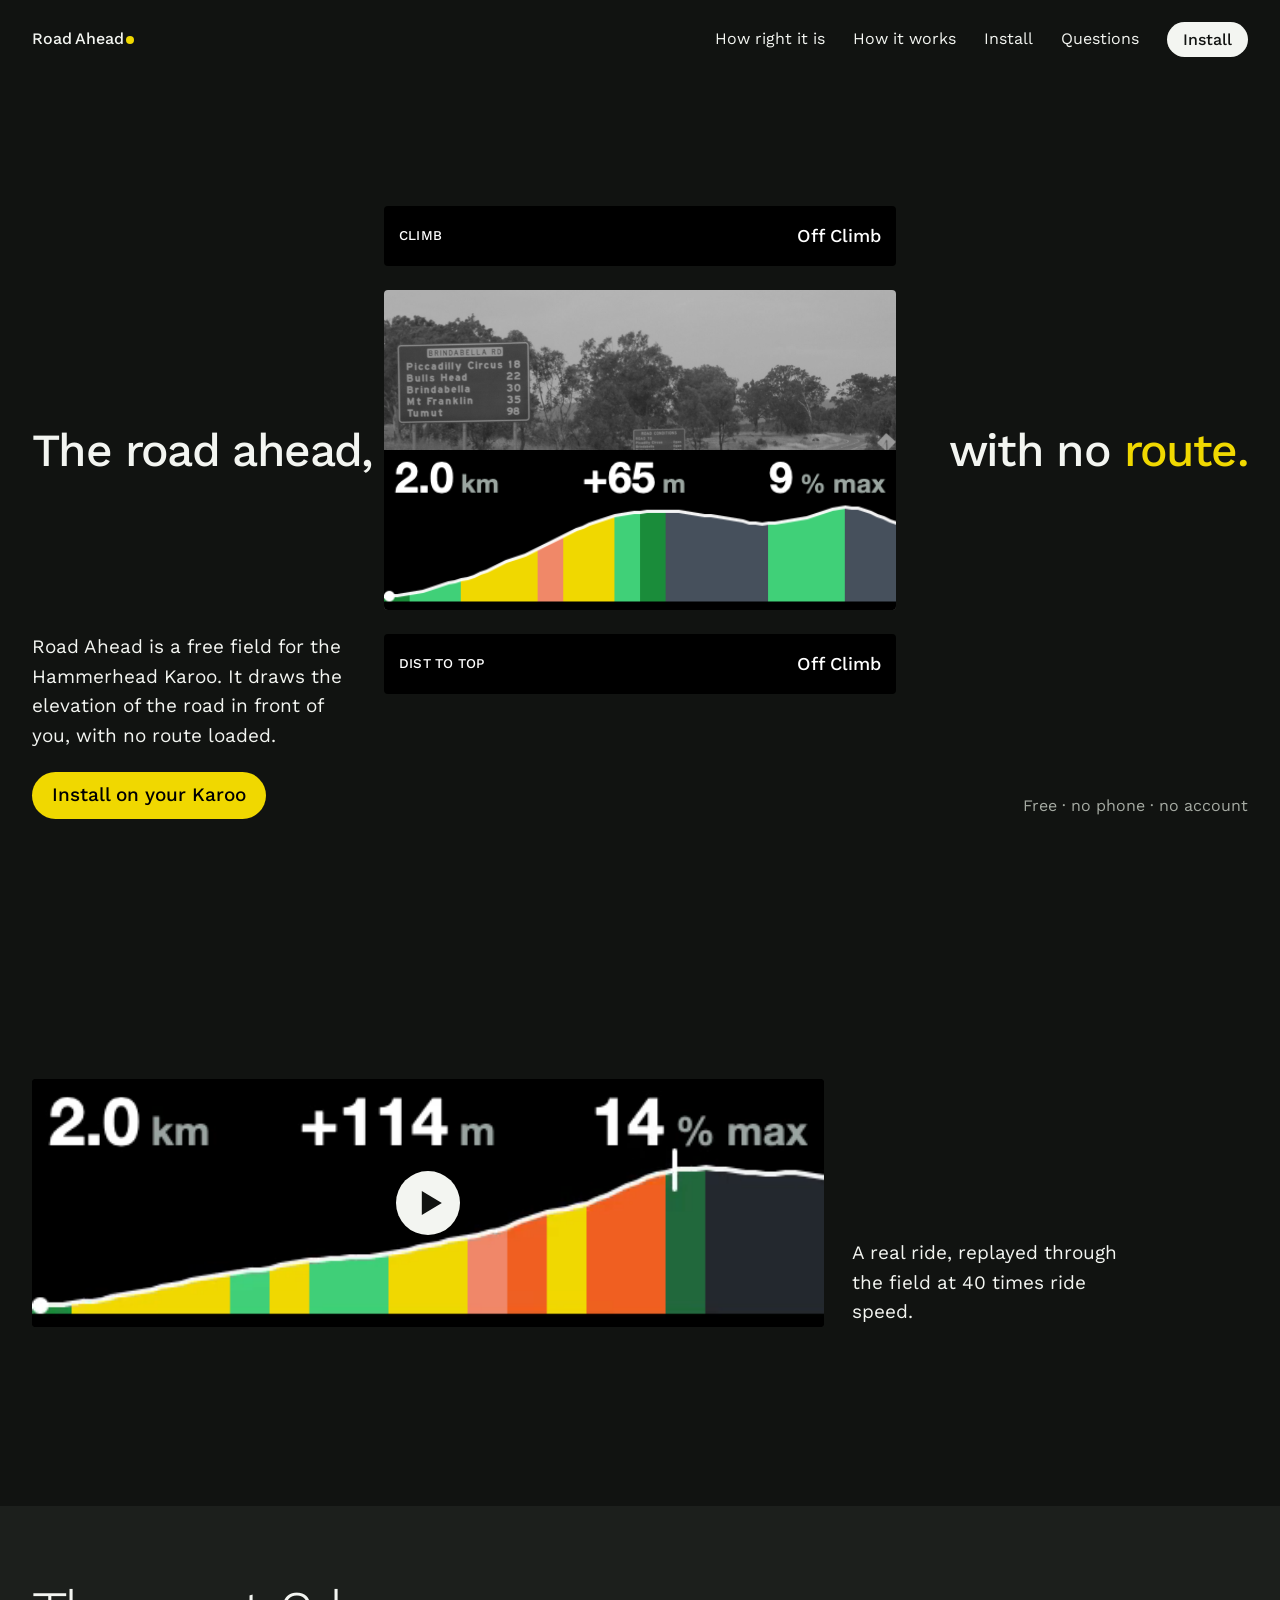
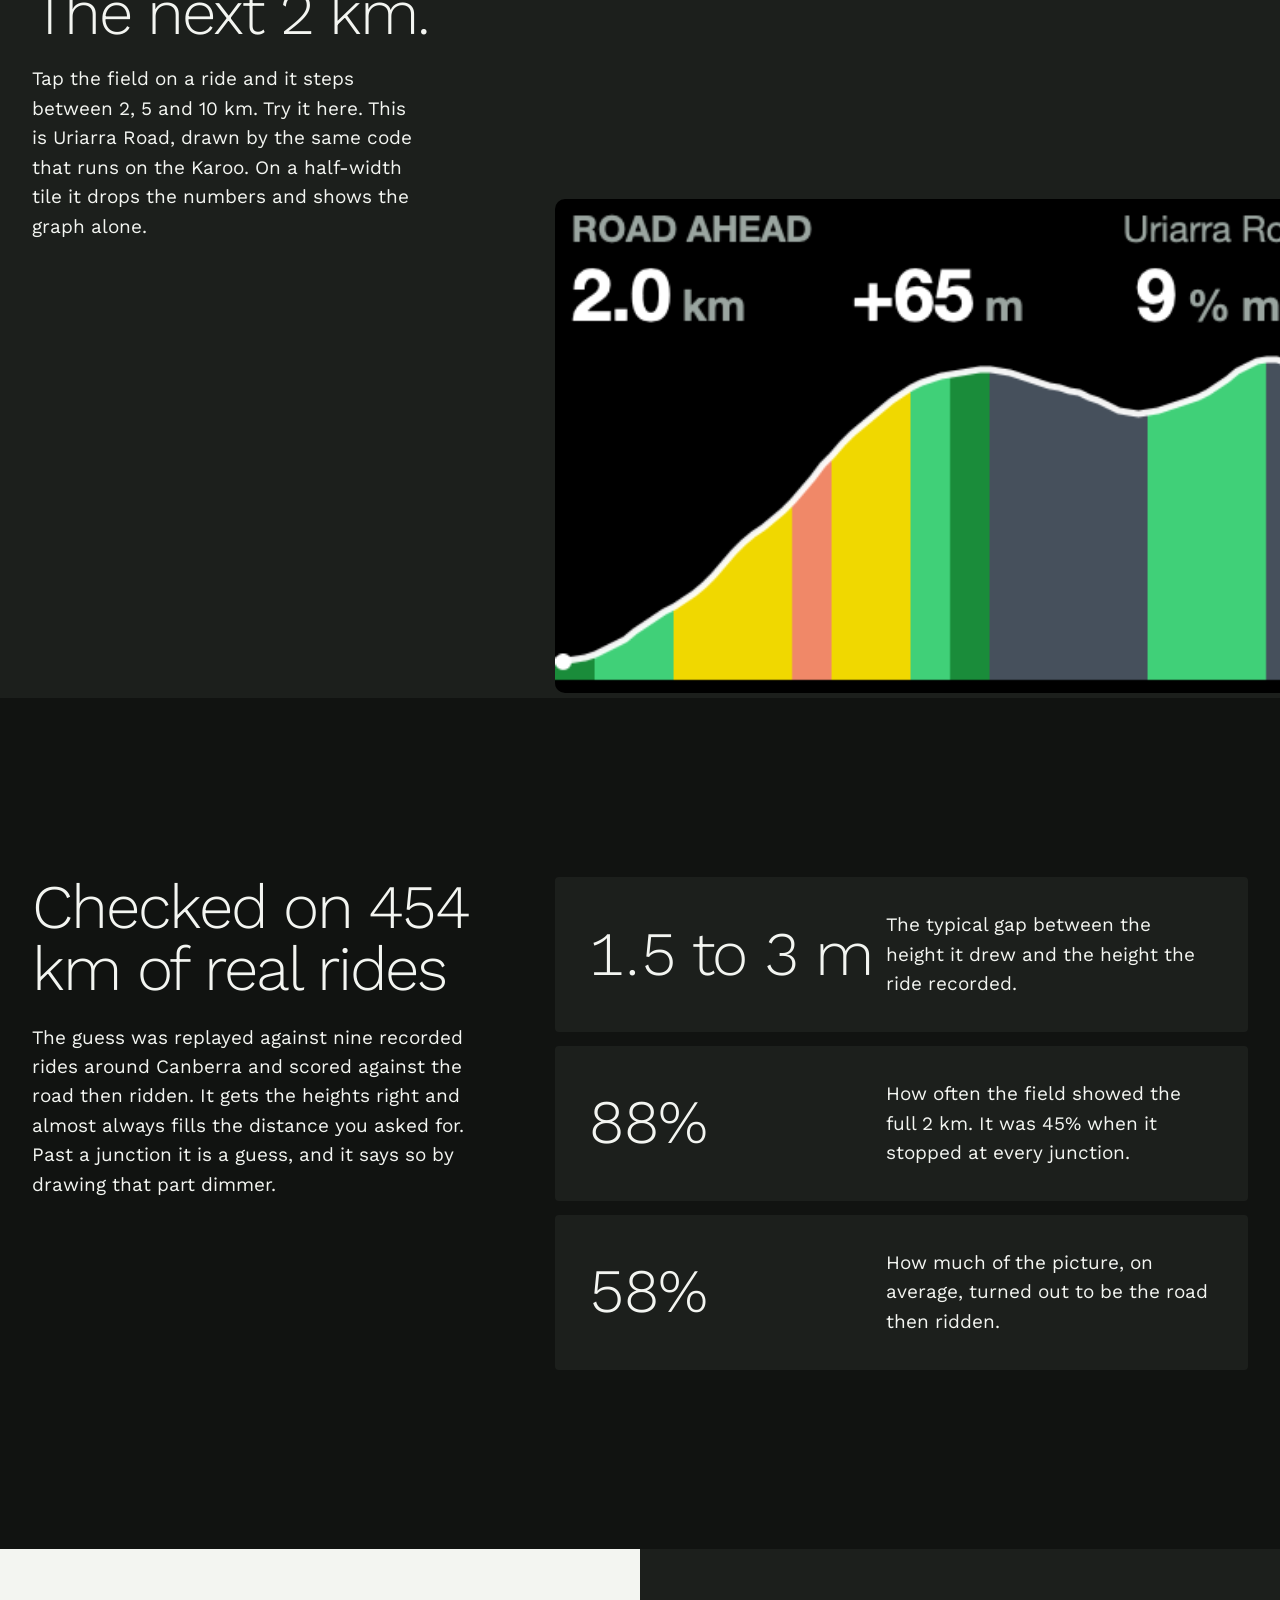
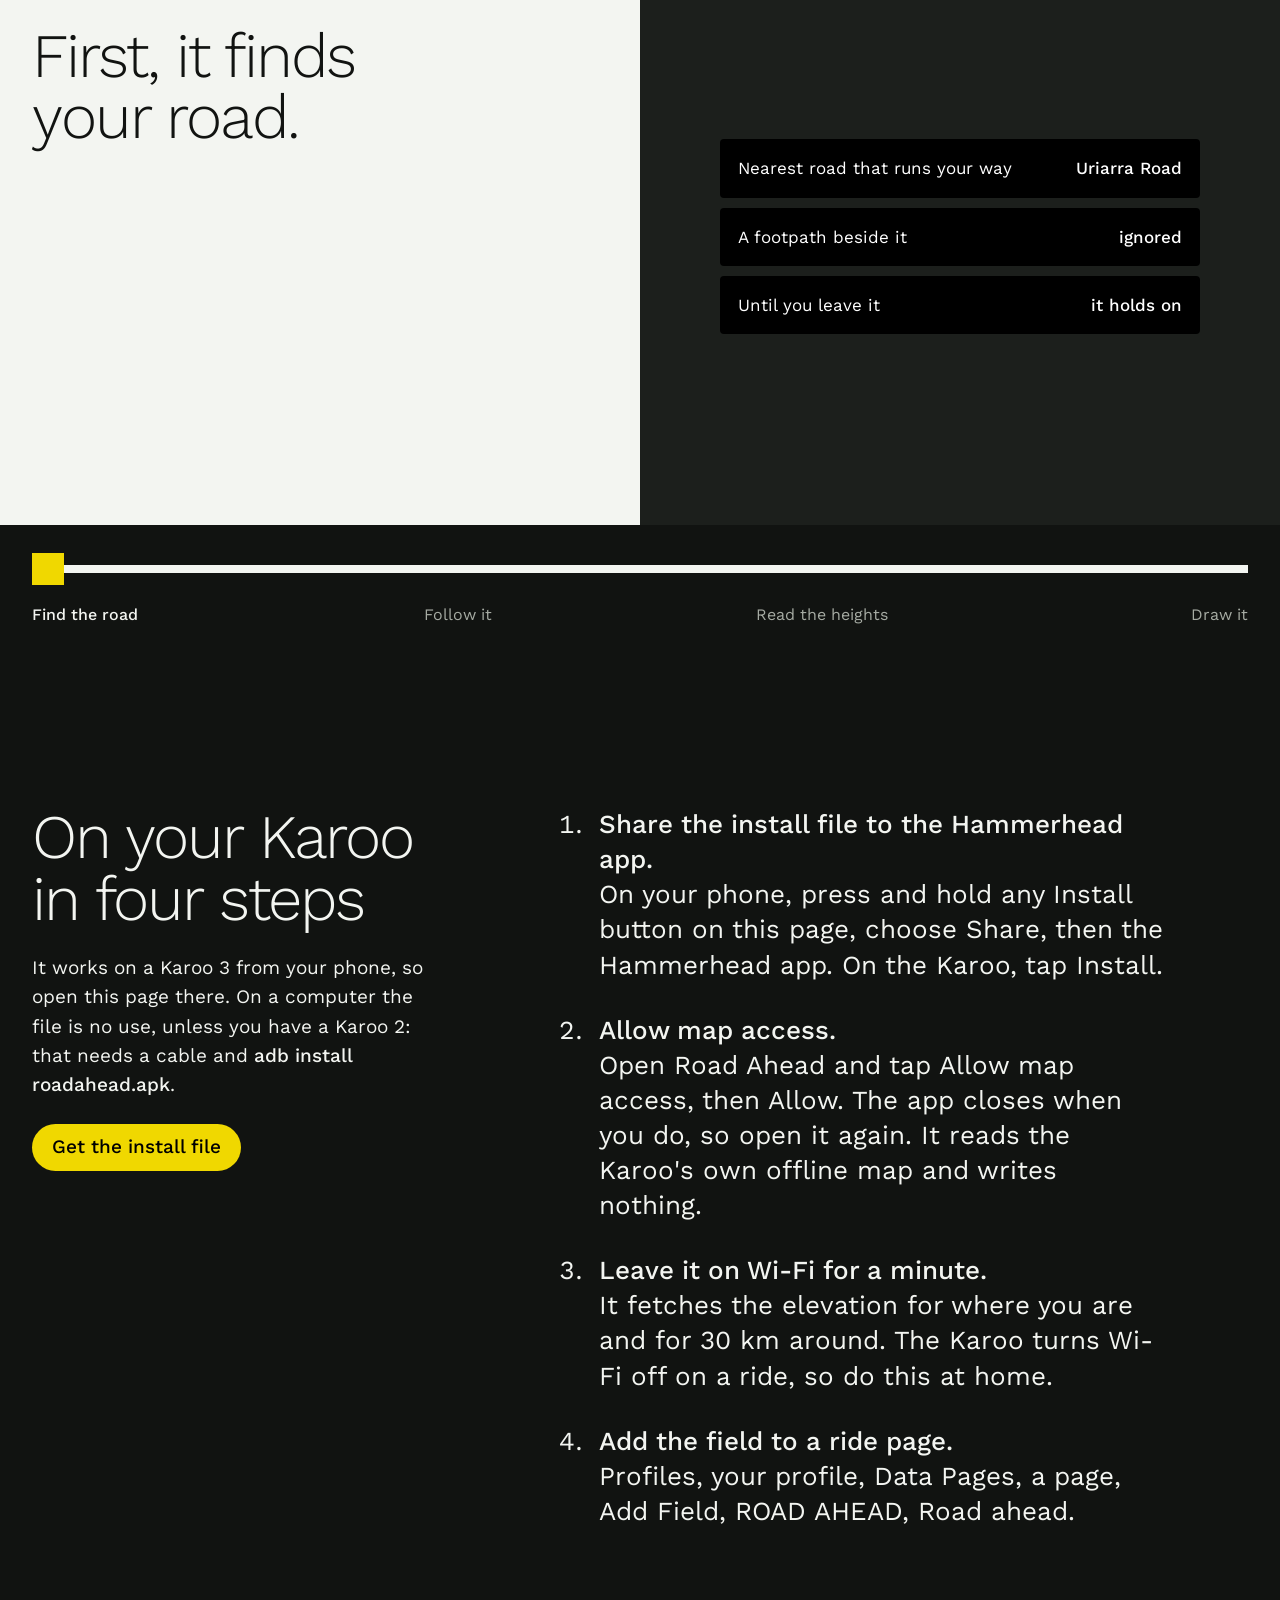
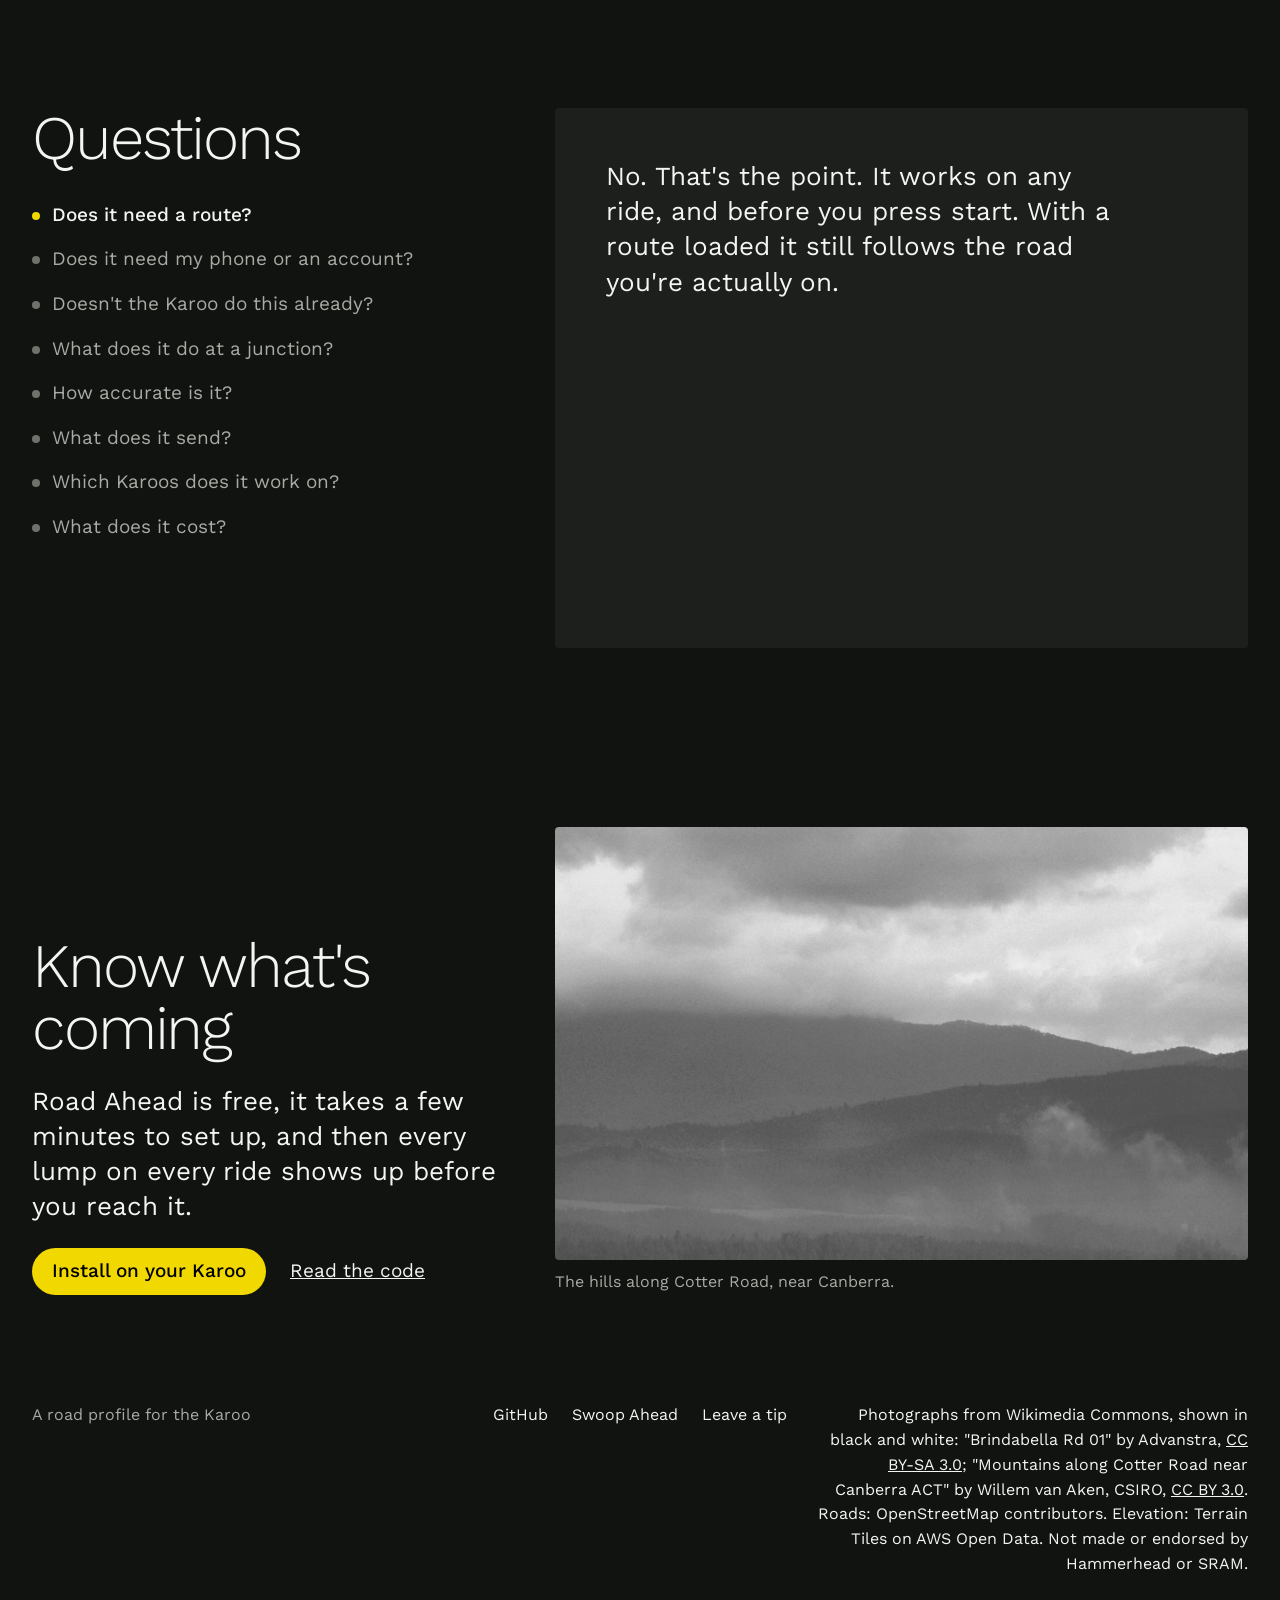
<file: web/public/index.html>
<!doctype html>
<html lang="en-AU">
<head>
<meta charset="utf-8">
<meta name="viewport" content="width=device-width, initial-scale=1">
<title>Road Ahead: the elevation of the road in front of you, with no route</title>
<meta name="description" content="A free Hammerhead Karoo field that draws the elevation profile of the road ahead with no route loaded. It runs on the Karoo, with no phone and no account.">
<link rel="preconnect" href="https://fonts.googleapis.com">
<link rel="preconnect" href="https://fonts.gstatic.com" crossorigin>
<link href="https://fonts.googleapis.com/css2?family=Work+Sans:wght@300;400;500&display=swap" rel="stylesheet">
<link rel="stylesheet" href="site.css">
</head>
<body>
<main>

<section class="hero" id="top">
  <div class="stage">
    <header class="bar">
      <a class="mark" href="#top">Road Ahead<i></i></a>
      <nav aria-label="Sections">
        <a href="#proof">How right it is</a>
        <a href="#how">How it works</a>
        <a href="#install">Install</a>
        <a href="#questions">Questions</a>
        <a class="button light" href="https://github.com/gsq480/karoo-roadahead/releases/latest/download/roadahead.apk">Install</a>
      </nav>
    </header>

    <h1><span class="first">The road ahead,</span> <span class="second">with no <b>route.</b></span></h1>

    <div class="reel" role="img" aria-label="A Karoo ride page with no route loaded: the Karoo's own climb fields read Off Climb, and the Road ahead field draws the next few kilometres of Uriarra Road">
      <div class="strip"><div class="field" data-ui><span>Climb</span><strong>Off Climb</strong></div></div>
      <div class="frame">
        <img class="photo" src="assets/brindabella-rd-01.jpg" width="1634" height="1098" alt="A country road rising round a bend past a green distance sign for Brindabella Road">
        <img class="shot" data-part="hero-field" src="assets/field-2000.png" width="480" height="150" alt="The Road ahead field: 2.0 km of Uriarra Road, coloured by grade">
      </div>
      <div class="strip"><div class="field" data-ui><span>Dist to top</span><strong>Off Climb</strong></div></div>
    </div>

    <div class="lede">
      <p>Road Ahead is a free field for the Hammerhead Karoo. It draws the elevation of the road in front of you, with no route loaded.</p>
      <a class="button" href="https://github.com/gsq480/karoo-roadahead/releases/latest/download/roadahead.apk">Install on your Karoo</a>
    </div>
    <p class="facts" data-part="caption">Free · no phone · no account</p>
  </div>
</section>

<section class="replay" id="replay">
  <figure class="reveal">
    <button class="clip" data-part="replay-button" type="button" aria-label="Play the ride replay" aria-describedby="replay-caption">
      <video data-part="replay" src="assets/ride-replay.mp4" poster="assets/ride-replay.png" width="480" height="150" muted loop playsinline preload="metadata"></video>
      <span class="play" aria-hidden="true"></span>
    </button>
    <figcaption id="replay-caption">A real ride, replayed through the field at 40 times ride speed.</figcaption>
  </figure>
</section>

<section class="tap" id="tap">
  <div class="tap-words">
    <h2 class="reveal" data-part="tap-heading">The next 2 km.</h2>
    <p class="reveal">Tap the field on a ride and it steps between 2, 5 and 10 km. Try it here. This is Uriarra Road, drawn by the same code that runs on the Karoo. On a half-width tile it drops the numbers and shows the graph alone.</p>
  </div>
  <button class="bigfield reveal" data-ui type="button" aria-label="The Road ahead field. Tap it to step between 2, 5 and 10 kilometres.">
    <img data-part="tap-field" src="assets/tall-2000.png" width="480" height="300" alt="The field at its tall size: 2.0 km of Uriarra Road">
  </button>
</section>

<section class="proof" id="proof">
  <div class="proof-words reveal">
    <h2>Checked on 454 km of real rides</h2>
    <p>The guess was replayed against nine recorded rides around Canberra and scored against the road then ridden. It gets the heights right and almost always fills the distance you asked for. Past a junction it is a guess, and it says so by drawing that part dimmer.</p>
  </div>
  <dl class="figures">
    <div class="reveal"><dt>1.5 to 3 m</dt><dd>The typical gap between the height it drew and the height the ride recorded.</dd></div>
    <div class="reveal"><dt>88%</dt><dd>How often the field showed the full 2 km. It was 45% when it stopped at every junction.</dd></div>
    <div class="reveal"><dt>58%</dt><dd>How much of the picture, on average, turned out to be the road then ridden.</dd></div>
  </dl>
</section>

<section class="how" id="how">
  <div class="how-clause reveal">
    <h2 data-part="how-clause">First, it finds your road.</h2>
  </div>
  <div class="how-fragment reveal" aria-live="polite">
    <div class="rows" data-ui data-part="how-fragment"></div>
  </div>
  <div class="how-slider reveal">
    <input type="range" id="stage" min="0" max="3" step="1" value="0" aria-label="The four stages, from your position to the picture">
    <ol class="stage-names">
      <li class="on">Find the road</li><li>Follow it</li><li>Read the heights</li><li>Draw it</li>
    </ol>
  </div>
</section>

<section class="install" id="install">
  <div class="install-words reveal">
    <h2>On your Karoo in four steps</h2>
    <p>It works on a Karoo 3 from your phone, so open this page there. On a computer the file is no use, unless you have a Karoo 2: that needs a cable and <code>adb install roadahead.apk</code>.</p>
    <a class="button" href="https://github.com/gsq480/karoo-roadahead/releases/latest/download/roadahead.apk">Get the install file</a>
  </div>
  <ol class="steps">
    <li class="reveal"><strong>Share the install file to the Hammerhead app.</strong> On your phone, press and hold any Install button on this page, choose Share, then the Hammerhead app. On the Karoo, tap Install.</li>
    <li class="reveal"><strong>Allow map access.</strong> Open Road Ahead and tap Allow map access, then Allow. The app closes when you do, so open it again. It reads the Karoo's own offline map and writes nothing.</li>
    <li class="reveal"><strong>Leave it on Wi-Fi for a minute.</strong> It fetches the elevation for where you are and for 30 km around. The Karoo turns Wi-Fi off on a ride, so do this at home.</li>
    <li class="reveal"><strong>Add the field to a ride page.</strong> Profiles, your profile, Data Pages, a page, Add Field, ROAD AHEAD, Road ahead.</li>
  </ol>
</section>

<section class="questions" id="questions">
  <div class="q-list reveal">
    <h2>Questions</h2>
    <ul id="qs">
      <li><button type="button" aria-controls="answer" data-a="No. That's the point. It works on any ride, and before you press start. With a route loaded it still follows the road you're actually on.">Does it need a route?</button></li>
      <li><button type="button" aria-controls="answer" data-a="No. Everything runs on the Karoo. The roads come from the Karoo's own offline map, and the elevation is fetched once over Wi-Fi.">Does it need my phone or an account?</button></li>
      <li><button type="button" aria-controls="answer" data-a="The Karoo's Climber draws a profile only once it has detected a real climb. On lumps and flats with no route, its climb fields read Off Climb. Road Ahead draws the road all the time.">Doesn't the Karoo do this already?</button></li>
      <li><button type="button" aria-controls="answer" data-a="It carries on along the likeliest road: the one with the same name, otherwise the smallest turn. From the first junction it had to guess at, the profile is dimmer, with a tick where the guessing starts. Turn the other way and it redraws in a couple of seconds. You can set it to turn left first or right first instead, or to stop at junctions.">What does it do at a junction?</button></li>
      <li><button type="button" aria-controls="answer" data-a="The elevation grid is 30 m. On sealed roads the shape and the heights are good. Off-road, under heavy tree cover and in cuttings, trust the shape more than the pitch numbers.">How accurate is it?</button></li>
      <li><button type="button" aria-controls="answer" data-a="Nothing about you. It downloads elevation files for the one-degree squares around you from a public archive, so that archive's server sees which squares were asked for, and nothing else.">What does it send?</button></li>
      <li><button type="button" aria-controls="answer" data-a="The Karoo 3, installed from your phone. It should also run on a Karoo 2 over a cable, but that hasn't been tested yet.">Which Karoos does it work on?</button></li>
      <li><button type="button" aria-controls="answer" data-a="Nothing. It's free and the code is open under the Apache 2.0 licence. If it earns a place on your ride page, there's a tip link at the bottom.">What does it cost?</button></li>
    </ul>
  </div>
  <div class="answer-pane reveal"><p class="answer" id="answer" aria-live="polite"></p></div>
</section>

<section class="close" id="close">
  <div class="close-words reveal">
    <h2>Know what's coming</h2>
    <p>Road Ahead is free, it takes a few minutes to set up, and then every lump on every ride shows up before you reach it.</p>
    <a class="button" href="https://github.com/gsq480/karoo-roadahead/releases/latest/download/roadahead.apk">Install on your Karoo</a>
    <a class="plain" href="https://github.com/gsq480/karoo-roadahead">Read the code</a>
  </div>
  <figure class="reveal">
    <img src="assets/csiro-scienceimage-4457-mountains-along-cotter-road.jpg" width="1600" height="1038" loading="lazy" decoding="async" alt="Layers of hills under low cloud along Cotter Road, near Canberra">
    <figcaption>The hills along Cotter Road, near Canberra.</figcaption>
  </figure>
</section>

</main>

<footer class="foot reveal">
  <span>A road profile for the Karoo</span>
  <span class="foot-links">
    <a href="https://github.com/gsq480/karoo-roadahead">GitHub</a>
    <a href="https://swoopahead.pages.dev">Swoop Ahead</a>
    <a href="https://ko-fi.com/glen840924">Leave a tip</a>
  </span>
  <span class="credit">Photographs from Wikimedia Commons, shown in black and white: "Brindabella Rd 01" by Advanstra, <a href="https://creativecommons.org/licenses/by-sa/3.0/">CC BY-SA 3.0</a>; "Mountains along Cotter Road near Canberra ACT" by Willem van Aken, CSIRO, <a href="https://creativecommons.org/licenses/by/3.0/">CC BY 3.0</a>. Roads: OpenStreetMap contributors. Elevation: Terrain Tiles on AWS Open Data. Not made or endorsed by Hammerhead or SRAM.</span>
</footer>

<script src="site.js" defer></script>
</body>
</html>
</file>
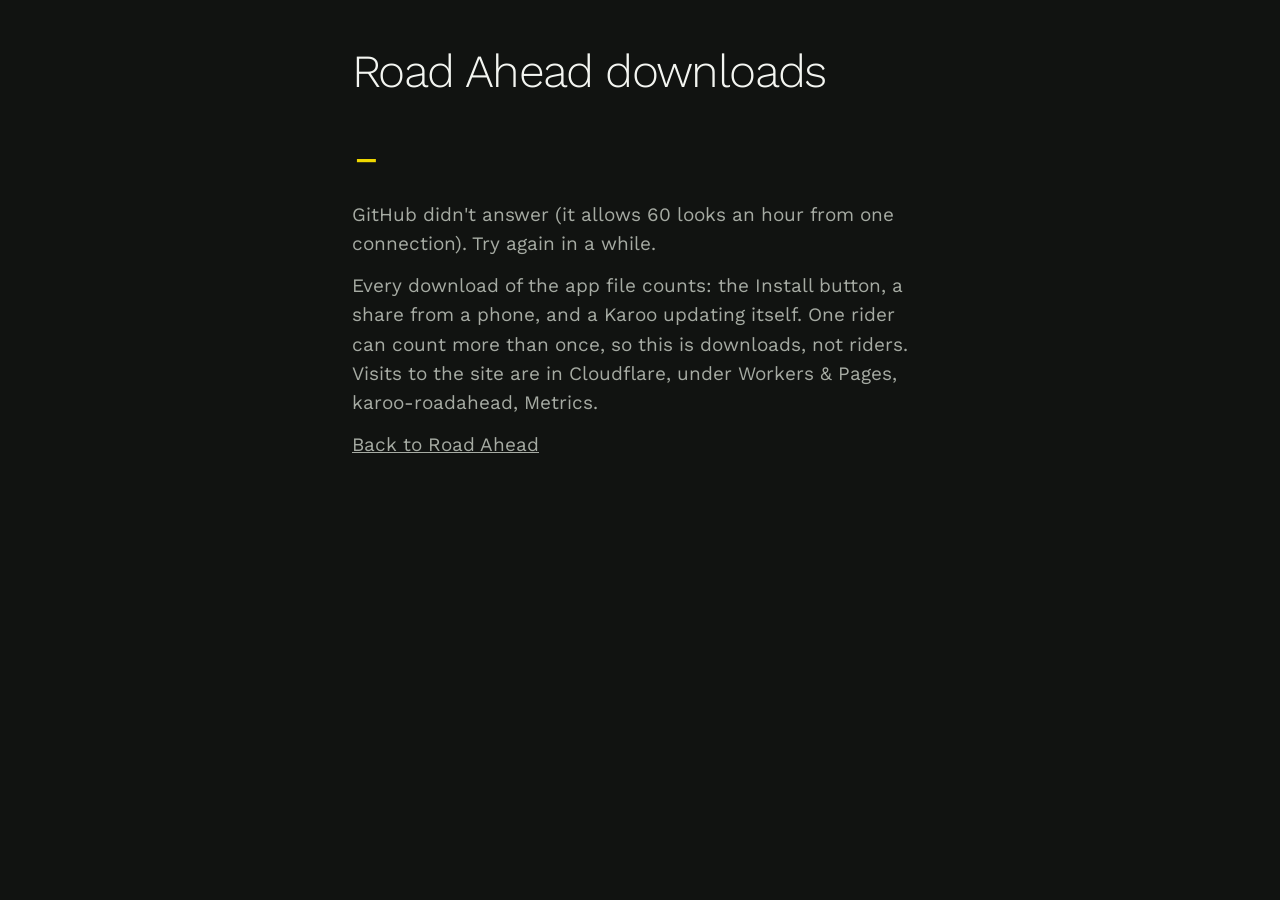
<file: web/public/stats.html>
<!doctype html>
<html lang="en-AU">
<head>
<meta charset="utf-8">
<meta name="viewport" content="width=device-width, initial-scale=1">
<meta name="robots" content="noindex">
<title>Road Ahead downloads</title>
<link href="https://fonts.googleapis.com/css2?family=Work+Sans:wght@300;400;500&display=swap" rel="stylesheet">
<link rel="stylesheet" href="site.css">
<style>
  .stats { max-width: 40rem; margin: 0 auto; padding: 48px var(--margin) 64px; }
  .stats h1 { font-size: var(--step-display); font-weight: 300; }
  .stats .total { margin-top: 32px; font-size: var(--step-head); font-weight: 300; line-height: 1; color: var(--accent); }
  .stats .note { margin-top: 12px; color: var(--soft); }
  .stats table { width: 100%; margin-top: 40px; border-collapse: collapse; font-variant-numeric: tabular-nums; }
  .stats th, .stats td { text-align: left; padding: 10px 0; border-bottom: 1px solid var(--tone); }
  .stats th { font-weight: 500; font-size: var(--step-small); color: var(--soft); }
  .stats td.n, .stats th.n { text-align: right; }
  .stats a { color: var(--soft); }
</style>
</head>
<body>
<main class="stats">
  <h1>Road Ahead downloads</h1>
  <p class="total" id="total">…</p>
  <p class="note" id="note">Reading the numbers from GitHub.</p>
  <table hidden id="table">
    <thead><tr><th>Version</th><th>Released</th><th class="n">Downloads</th></tr></thead>
    <tbody id="rows"></tbody>
  </table>
  <p class="note">Every download of the app file counts: the Install button, a share from a phone, and a Karoo updating itself. One rider can count more than once, so this is downloads, not riders. Visits to the site are in Cloudflare, under Workers &amp; Pages, karoo-roadahead, Metrics.</p>
  <p class="note"><a href="/">Back to Road Ahead</a></p>
</main>
<script>
(async () => {
  const total = document.getElementById('total'), note = document.getElementById('note');
  try {
    const r = await fetch('https://api.github.com/repos/gsq480/karoo-roadahead/releases?per_page=100');
    if (!r.ok) throw new Error(r.status);
    const rows = (await r.json())
      .filter(x => !x.draft)
      .map(x => ({ v: x.tag_name.replace(/^v/, ''), at: x.published_at, n: x.assets.filter(a => a.name === 'roadahead.apk').reduce((s, a) => s + a.download_count, 0) }));
    const sum = rows.reduce((s, x) => s + x.n, 0);
    total.textContent = sum.toLocaleString('en-AU');
    note.textContent = 'Downloads of the app, all versions, as of ' + new Date().toLocaleString('en-AU', { dateStyle: 'medium', timeStyle: 'short' }) + '.';
    const body = document.getElementById('rows');
    for (const x of rows) {
      const tr = document.createElement('tr');
      const d = new Date(x.at).toLocaleDateString('en-AU', { day: 'numeric', month: 'short', year: 'numeric' });
      for (const [text, cls] of [[x.v, ''], [d, ''], [x.n.toLocaleString('en-AU'), 'n']]) {
        const td = document.createElement('td'); td.textContent = text; if (cls) td.className = cls; tr.append(td);
      }
      body.append(tr);
    }
    document.getElementById('table').hidden = false;
  } catch (e) {
    total.textContent = '-';
    note.textContent = "GitHub didn't answer (it allows 60 looks an hour from one connection). Try again in a while.";
  }
})();
</script>
</body>
</html>
</file>
<file: web/public/site.css>
/* Road Ahead. Three colours, three jobs. Change the accent here and it changes everywhere. */
:root {
  --ground: #111311;   /* bitumen */
  --second: #f3f5f1;   /* type and solid blocks */
  --accent: #f0d800;   /* the field's own yellow, the colour of a 5% pitch */
  --soft: #a6aba3;     /* secondary notes only */
  --tone: #1c1f1c;     /* one step up from the ground, for a change of surface */
  --step-small: 1rem;
  --step-body: clamp(1.0625rem, 1rem + 0.25vw, 1.1875rem);
  --step-lead: clamp(1.25rem, 1.1rem + 0.7vw, 1.625rem);
  --step-display: clamp(2.5rem, 3.6vw, 3.75rem);
  --step-head: clamp(2rem, 1.3rem + 3.2vw, 4rem);
  --margin: 32px;
  --gap: clamp(120px, 14vw, 200px);
  --ease: cubic-bezier(0.2, 0.7, 0.2, 1);
}
* { box-sizing: border-box; }
html { scroll-behavior: smooth; }
body { margin: 0; background: var(--ground); color: var(--second); font: 400 var(--step-body)/1.55 "Work Sans", system-ui, sans-serif; }
a { color: inherit; }
p { margin: 0; }
h1, h2 { margin: 0; font-weight: 400; letter-spacing: -0.035em; line-height: 1; text-wrap: balance; }
h2 { font-size: var(--step-head); font-weight: 300; }
code { font: inherit; font-weight: 500; }
[hidden] { display: none !important; }

.button { display: inline-block; border: 0; cursor: pointer; background: var(--accent); color: #000; text-decoration: none; font: 500 var(--step-body)/1.2 "Work Sans", system-ui, sans-serif; padding: 12px 20px; border-radius: 999px; transition: transform 160ms var(--ease); }
.button:hover { transform: translateY(-2px); }
.button:active { transform: translateY(0) scale(0.98); }
.button.light { background: var(--second); color: var(--ground); padding: 8px 16px; font-size: var(--step-small); }
.button:focus-visible, a:focus-visible, button:focus-visible, input:focus-visible { outline: 3px solid var(--second); outline-offset: 3px; }
.plain { margin-left: 18px; }

/* The first screen: a ride page with no route. The Karoo's own climb fields say nothing, and the
   Road ahead field draws the road. It steps through its three distances on a timer. */
.hero { position: relative; }
.stage { position: relative; min-height: 100svh; display: grid; grid-template-columns: 1fr 35vw 1fr; column-gap: 28px; align-items: center; padding: 0 var(--margin); overflow: hidden; }
.bar { position: absolute; top: 0; left: 0; right: 0; display: flex; justify-content: space-between; align-items: center; padding: 22px var(--margin); font-size: var(--step-small); z-index: 2; }
.mark { font-weight: 500; text-decoration: none; letter-spacing: -0.01em; }
.mark i { display: inline-block; width: 0.5em; height: 0.5em; border-radius: 50%; background: var(--accent); margin-left: 0.18em; }
.bar nav { display: flex; gap: 28px; align-items: center; }
.bar nav a { text-decoration: none; }
.bar nav a:not(.button):hover { text-decoration: underline; text-underline-offset: 4px; }
h1 { grid-column: 1 / -1; grid-row: 1; align-self: center; display: flex; justify-content: space-between; align-items: center; font-size: var(--step-display); font-weight: 500; }
h1 span { display: block; }
.second { text-align: right; }
.second b { font-weight: 500; color: var(--accent); }
.reel { grid-column: 2; grid-row: 1; display: grid; gap: 24px; align-self: center; position: relative; z-index: 1; pointer-events: none; }
.strip { height: 60px; }
.frame { position: relative; aspect-ratio: 16 / 10; border-radius: 4px; overflow: hidden; background: #000; }
.frame .photo { width: 100%; height: 100%; object-fit: cover; object-position: 60% 50%; filter: grayscale(1) contrast(1.1) brightness(0.8); display: block; transform: scale(1.04); animation: drift 18s ease-in-out infinite alternate; }
@keyframes drift { to { transform: scale(1.12) translateX(-1.5%); } }
.frame .shot { position: absolute; left: 0; right: 0; bottom: 0; width: 100%; height: auto; display: block; transition: opacity 240ms; }
.lede { grid-column: 1; grid-row: 1; align-self: end; max-width: 30ch; margin: 0 0 9svh; }
.lede p { margin: 0 0 22px; }
.facts { grid-column: 3; grid-row: 1; align-self: end; justify-self: end; text-align: right; max-width: 26ch; margin: 0 0 9svh; color: var(--soft); font-size: var(--step-small); transition: opacity 200ms; }

/* Pieces of the Karoo's own screen. Inside [data-ui] the Karoo's conventions apply. */
[data-ui] { font-family: "Work Sans", system-ui, sans-serif; }
.field { height: 100%; border-radius: 4px; background: #000; color: #fff; display: flex; align-items: center; justify-content: space-between; gap: 1em; padding: 0 1.1em; font-size: clamp(12px, 1.05vw, 17px); white-space: nowrap; overflow: hidden; }
.field span { text-transform: uppercase; font-weight: 500; letter-spacing: 0.02em; }
.field strong { font-weight: 500; font-size: 1.35em; }

/* A real ride through the field. The clip is 480 px wide, so it stops at eight columns, about the
   big field's scale, and stays sharp; the line sits at its foot. */
.replay { margin-top: var(--gap); padding: 0 var(--margin); }
.replay figure { display: grid; grid-template-columns: 8fr 4fr; column-gap: 28px; align-items: end; }
.clip { --d: clamp(48px, 5vw, 72px); position: relative; display: block; width: 100%; padding: 0; border: 0; border-radius: 4px; overflow: hidden; background: #000; }
.js .clip { cursor: pointer; }
.clip video { display: block; width: 100%; height: auto; aspect-ratio: 480 / 150; }
/* Shown only when the clip is held: paused by a tap, or the phone wouldn't start it. */
.clip .play { position: absolute; inset: 0; margin: auto; width: var(--d); height: var(--d); border-radius: 50%; background: var(--second); opacity: 0; transition: opacity 160ms; pointer-events: none; }
.clip .play::before { content: ""; position: absolute; inset: 0; margin: auto; width: 0; height: 0; border-style: solid; border-width: calc(var(--d) * 0.2) 0 calc(var(--d) * 0.2) calc(var(--d) * 0.32); border-color: transparent transparent transparent var(--ground); transform: translateX(calc(var(--d) * 0.06)); }
.clip.held .play { opacity: 1; }
.replay figcaption { margin: 0; max-width: 24ch; font-size: var(--step-body); color: var(--second); }

/* One control, blown up: the field at poster size. It works. */
.tap { position: relative; margin-top: var(--gap); min-height: 88svh; background: var(--tone); overflow: hidden; padding: clamp(40px, 6vw, 88px) var(--margin); display: grid; grid-template-columns: 5fr 7fr; column-gap: 28px; align-items: start; }
.tap-words h2 { max-width: 8.5em; }
.tap-words p { margin-top: 20px; max-width: 32ch; }
.bigfield { justify-self: stretch; align-self: end; margin: 8svh -14% -8svh 0; padding: 0; border: 0; background: #000; cursor: pointer; border-radius: 10px; overflow: hidden; transition: transform 200ms var(--ease); }
.bigfield img { display: block; width: 100%; height: auto; image-rendering: auto; transition: opacity 180ms; }
.bigfield:hover { transform: translateY(-4px); }
.bigfield:active { transform: scale(0.99); }

/* What the replay found. */
.proof { margin-top: var(--gap); padding: 0 var(--margin); display: grid; grid-template-columns: 5fr 7fr; column-gap: 28px; align-items: start; }
.proof-words h2 { max-width: 9em; }
.proof-words p { margin-top: 22px; max-width: 36ch; }
.figures { margin: 0; display: grid; gap: 14px; }
.figures div { background: var(--tone); border-radius: 4px; padding: clamp(22px, 2.6vw, 40px); display: grid; grid-template-columns: minmax(0, 5fr) minmax(0, 6fr); column-gap: 24px; align-items: center; }
.figures dt { font-size: var(--step-head); font-weight: 300; letter-spacing: -0.035em; line-height: 1; font-variant-numeric: tabular-nums; white-space: nowrap; }
.figures dd { margin: 0; max-width: 30ch; }

/* Drag through the stages. */
.how { margin-top: var(--gap); display: grid; grid-template-columns: 1fr 1fr; grid-template-rows: minmax(64svh, auto) auto; }
.how-clause { background: var(--second); color: var(--ground); padding: clamp(40px, 6vw, 88px) var(--margin); }
.how-clause h2 { max-width: 9em; transition: opacity 200ms; }
.how-fragment { background: var(--tone); display: grid; place-items: center; padding: 40px var(--margin); }
.rows { width: min(480px, 100%); display: grid; gap: 10px; transition: opacity 200ms; }
.rows .row { background: #000; color: #fff; border-radius: 4px; padding: 16px 18px; display: flex; justify-content: space-between; gap: 16px; font-size: 17px; }
.rows .row b { font-weight: 500; text-align: right; }
.rows img { display: block; width: 100%; height: auto; border-radius: 4px; }
.how-slider { grid-column: 1 / -1; margin: 28px var(--margin) 0; }
#stage { -webkit-appearance: none; appearance: none; width: 100%; height: 32px; background: transparent; margin: 0; cursor: pointer; }
#stage::-webkit-slider-runnable-track { height: 8px; background: var(--second); border-radius: 0; }
#stage::-moz-range-track { height: 8px; background: var(--second); }
#stage::-webkit-slider-thumb { -webkit-appearance: none; width: 32px; height: 32px; margin-top: -12px; background: var(--accent); border: 0; border-radius: 0; }
#stage::-moz-range-thumb { width: 32px; height: 32px; background: var(--accent); border: 0; border-radius: 0; }
.stage-names { list-style: none; margin: 10px 0 0; padding: 0; display: grid; grid-template-columns: repeat(4, 1fr); font-size: var(--step-small); }
.stage-names li { color: var(--soft); cursor: pointer; }
.stage-names li:nth-child(2) { text-align: center; padding-right: 20%; }
.stage-names li:nth-child(3) { text-align: center; padding-left: 20%; }
.stage-names li:last-child { text-align: right; }
.stage-names li.on { color: var(--second); font-weight: 500; }

/* Install. */
.install { margin-top: var(--gap); padding: 0 var(--margin); display: grid; grid-template-columns: 5fr 7fr; column-gap: 28px; align-items: start; }
.install-words h2 { max-width: 12ch; }
.install-words p { margin: 22px 0 24px; max-width: 34ch; }
.steps { margin: 0; padding: 0 0 0 1.4em; display: grid; gap: 30px; font-size: var(--step-lead); line-height: 1.35; }
.steps strong { font-weight: 500; display: block; }
.steps li { padding-left: 0.3em; max-width: 36ch; }

/* Questions: the list on the left, one answer on the right. */
.questions { margin-top: var(--gap); padding: 0 var(--margin); display: grid; grid-template-columns: 5fr 7fr; column-gap: 28px; align-items: start; }
.q-list h2 { margin-bottom: 30px; }
.q-list ul { list-style: none; margin: 0; padding: 0; display: grid; gap: 14px; }
.q-list button { border: 0; background: none; padding: 2px 0; cursor: pointer; text-align: left; font: 400 var(--step-body)/1.4 "Work Sans", system-ui, sans-serif; color: var(--soft); display: flex; gap: 12px; align-items: baseline; transition: color 150ms; }
.q-list button::before { content: ""; flex: none; width: 8px; height: 8px; border-radius: 50%; background: #6d726b; transform: translateY(-1px); transition: background-color 150ms; }
.q-list button[aria-current="true"] { color: var(--second); font-weight: 500; }
.q-list button[aria-current="true"]::before { background: var(--accent); }
.answer-pane { position: sticky; top: 40px; background: var(--tone); border-radius: 4px; padding: clamp(32px, 4vw, 64px); min-height: 60svh; }
.answer { font-size: var(--step-lead); line-height: 1.35; max-width: 32ch; transition: opacity 150ms; }
.q-list .inline-answer { display: none; }

/* The close and the foot. */
.close { margin-top: var(--gap); padding: 0 var(--margin) 12svh; display: grid; grid-template-columns: 5fr 7fr; column-gap: 28px; align-items: end; }
.close h2 { max-width: 9em; }
.close p { font-size: var(--step-lead); line-height: 1.35; max-width: 30ch; margin: 24px 0; }
figure { margin: 0; }
figure img { display: block; width: 100%; height: auto; border-radius: 4px; filter: grayscale(1) contrast(1.15); object-fit: cover; aspect-ratio: 16 / 10; }
figcaption { margin-top: 10px; font-size: var(--step-small); color: var(--soft); }
.foot { padding: 0 var(--margin) 30px; display: grid; grid-template-columns: 1fr auto 1fr; column-gap: 28px; align-items: start; font-size: var(--step-small); color: var(--soft); }
.foot-links { display: flex; gap: 24px; }
.foot-links a { color: var(--second); text-decoration: none; }
.foot-links a:hover { text-decoration: underline; text-underline-offset: 4px; }
.credit { justify-self: end; text-align: right; max-width: 52ch; color: var(--second); }

/* Each part of a section arrives in turn. Without script, everything is simply there. */
.js .reveal { opacity: 0; transform: translateY(24px); transition: opacity 600ms var(--ease), transform 600ms var(--ease); }
.js .reveal.in { opacity: 1; transform: none; }
.js .reveal:nth-child(2) { transition-delay: 80ms; }
.js .reveal:nth-child(3) { transition-delay: 160ms; }
.js .reveal:nth-child(4) { transition-delay: 240ms; }

@media (min-width: 1200px) {
  .stage { grid-template-columns: 1fr 40vw 1fr; }
}
@media (prefers-reduced-motion: reduce) {
  html { scroll-behavior: auto; }
  .frame .photo { animation: none; }
  .js .reveal { opacity: 1; transform: none; transition: none; }
  .button, .bigfield { transition: none; }
}

@media (max-width: 800px) {
  :root { --margin: 16px; --gap: 96px; }
  .bar nav a:not(.button) { display: none; }
  .stage { display: flex; flex-direction: column; align-items: stretch; gap: 14px; padding-top: 84px; padding-bottom: 28px; min-height: 0; }
  h1 { display: block; font-size: 9vw; }
  .reel { gap: 12px; }
  .frame { aspect-ratio: 4 / 3; }
  .strip { height: 38px; }
  .field { font-size: clamp(12px, 3.3vw, 16px); }
  .lede { margin: 10px 0 0; max-width: none; }
  .facts { text-align: left; justify-self: start; margin: 0; max-width: none; }
  .tap, .proof, .install, .questions, .close { grid-template-columns: 1fr; row-gap: 28px; }
  .replay figure { grid-template-columns: 1fr; row-gap: 14px; }
  .replay figcaption { max-width: none; }
  .tap { min-height: 0; padding-bottom: 0; }
  .bigfield { margin: 4svh -8% -2svh 0; }
  .figures div { grid-template-columns: 1fr; row-gap: 10px; }
  .tap-words h2, .tap-words p, .proof-words h2, .proof-words p, .figures dd, .install-words p, .steps li, .close p { max-width: none; }
  .how { grid-template-columns: 1fr; grid-template-rows: none; }
  .how-fragment { order: 1; padding: 32px var(--margin); min-height: 40svh; }
  .how-slider { display: contents; }
  #stage { order: 2; width: auto; margin: 18px var(--margin) 0; }
  #stage::-webkit-slider-thumb { width: 40px; height: 40px; margin-top: -16px; }
  #stage::-moz-range-thumb { width: 40px; height: 40px; }
  .how-clause { order: 3; margin-top: 18px; padding: 36px var(--margin) 44px; }
  .how-clause h2 { font-size: 9vw; }
  .stage-names { order: 4; padding: 18px var(--margin) 0; grid-template-columns: 1fr 1fr; row-gap: 6px; }
  .stage-names li, .stage-names li:nth-child(2), .stage-names li:nth-child(3), .stage-names li:last-child { text-align: left; padding: 0; }
  .answer-pane { display: none; }
  .q-list .inline-answer { display: block; margin: 8px 0 6px 20px; color: var(--second); font-size: 19px; line-height: 1.4; }
  .foot { grid-template-columns: 1fr; row-gap: 8px; }
  .credit { justify-self: start; text-align: left; }
  .plain { display: inline-block; margin: 16px 0 0; }
}
</file>
